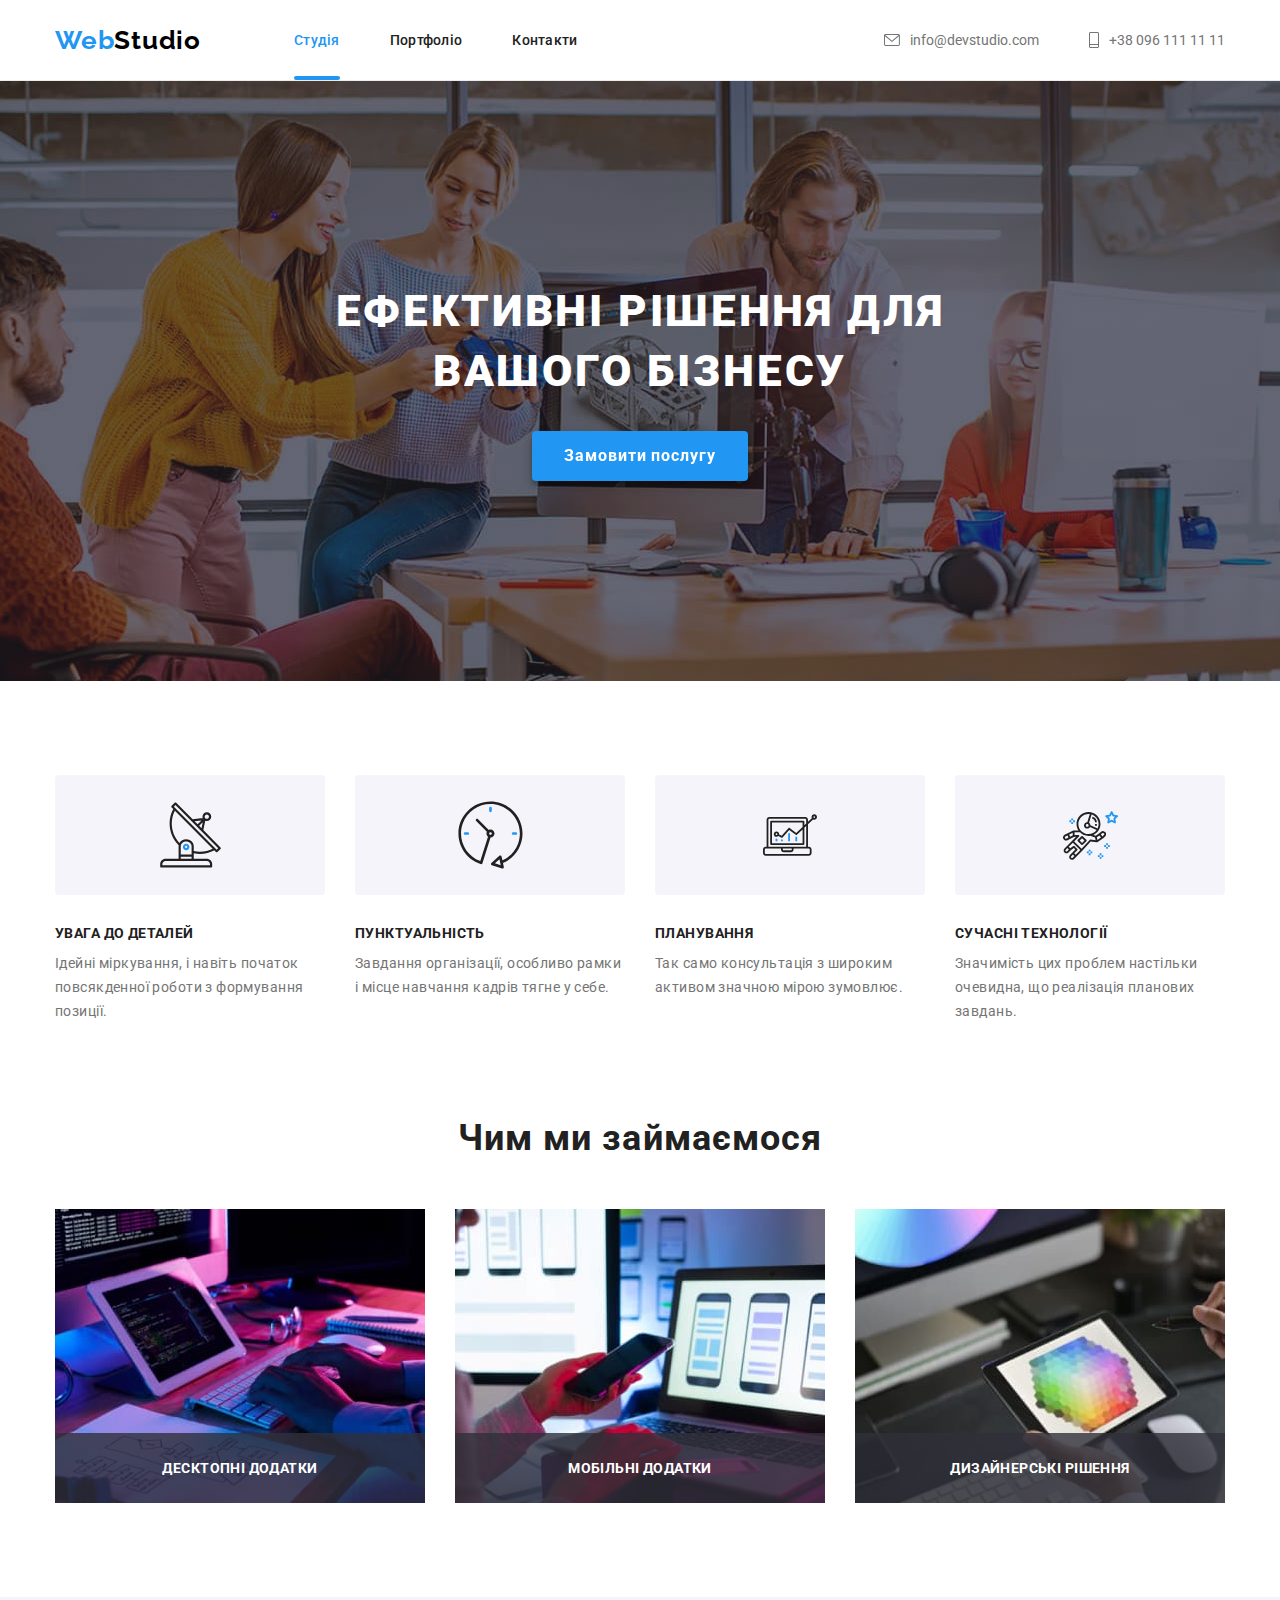
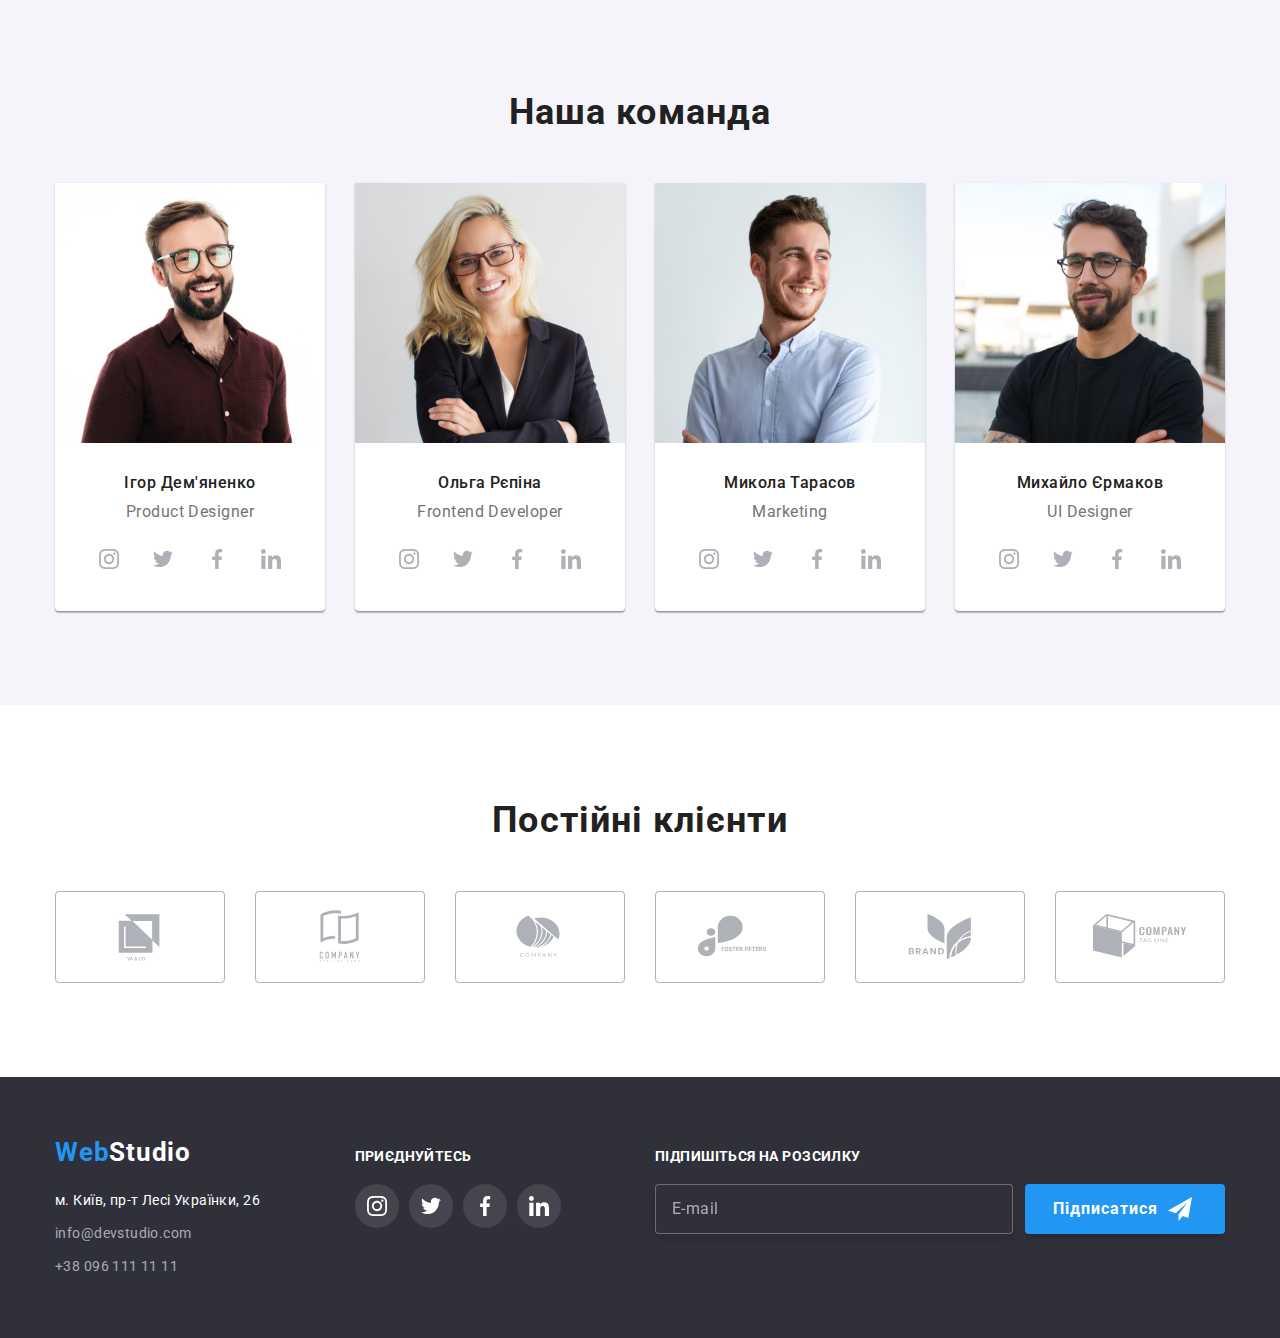
<file: index.html>
<!DOCTYPE html>
<html lang="uk">
<head>
    <meta charset="UTF-8">
    <meta http-equiv="X-UA-Compatible" content="IE=edge">
    <meta name="viewport" content="width=device-width, initial-scale=1.0">
    <title>Document</title>
    <!--Fonts-->
    <link rel="preconnect" href="https://fonts.googleapis.com">
    <link rel="preconnect" href="https://fonts.gstatic.com" crossorigin>
    <link href="https://fonts.googleapis.com/css2?family=Raleway:wght@700&family=Roboto:wght@400;500;700;900&display=swap" rel="stylesheet">
    <link rel="stylesheet" href="https://cdnjs.cloudflare.com/ajax/libs/modern-normalize/1.0.0/modern-normalize.min.css" />
    <!--Styles.css-->
    <link rel="stylesheet" href="./css/main.min.css">
    
</head>
<body class="page">
    <header class="header">
        <div class="container header__container">
            <nav class="nav">
                <a class="logo" href="./index.html">
                    Web<span class="logo__studio">Studio</span>
                </a>
            
                <ul class="list nav__list">
                    <li class="nav__item"><a class="link current nav__link" href="./index.html">Студія</a></li>
                    <li class="nav__item"><a class="link nav__link" href="./portfolio.html">Портфоліо</a></li>
                    <li class="nav__item"><a class="link nav__link" href="">Контакти</a></li>
                </ul>
            </nav>
            <div class="header__group">
                <ul class="header__list">
                    <li class="header__item"><a class="header__mail link" href="mailto:info@devstudio.com">
                        <svg class="header__icon" width="16" height="12">
                            <use href="./images/icons.svg#mail"></use>
                        </svg>
                        info@devstudio.com</a>
                    </li>
                    <li class="header__item">
                        <a class="header__tel link" href="tel:+380961111111">
                            <svg class="header__icon" width="10" height="16">
                                <use href="./images/icons.svg#tel"></use>
                            </svg>
                            +38 096 111 11 11</a>
                    </li>
                </ul>
            </div>
        </div>
    </header>

    <main class="main">
        <section class="hero section">
            <div class="container">
                <h1 class="hero__title">Ефективні рішення для вашого бізнесу</h1>
                <button data-modal-open class="btn hero__btn" type="button">Замовити послугу</button>
            </div>
        </section>
        <section class="features section">
                <div class="container">
                    <h2 class="visually-hidden">Особливості</h2>
                    <ul class="list features__list">
                        <li class="features__item">
                            <div class="features__block">
                                <svg class="features__icon" width="65" height="70">
                                    <use href="./images/icons.svg#antenna"></use>
                                </svg>
                            </div>
                            <h3 class="features__title">УВАГА ДО ДЕТАЛЕЙ</h3>
                            <p class="features__text">Ідейні міркування, і навіть початок повсякденної роботи з формування позиції.</p>
                        </li>
                        <li class="features__item">
                            <div class="features__block">
                                <svg class="features__icon" width="67" height="70">
                                    <use href="./images/icons.svg#clock"></use>
                                </svg>
                            </div>
                            <h3 class="features__title">ПУНКТУАЛЬНІСТЬ</h3>
                            <p class="features__text">Завдання організації, особливо рамки і місце навчання кадрів тягне у себе.</p>
                        </li>
                        <li class="features__item">
                            <div class="features__block">
                                <svg class="features__icon" width="70" height="54">
                                    <use href="./images/icons.svg#diagram"></use>
                                </svg>
                            </div>
                            <h3 class="features__title">ПЛАНУВАННЯ</h3>
                            <p class="features__text">Так само консультація з широким активом значною мірою зумовлює.</p>
                        </li>
                        <li class="features__item">
                            <div class="features__block">
                                <svg class="features__icon" width="55" height="61">
                                    <use href="./images/icons.svg#astronaut"></use>
                                </svg>
                            </div>
                            <h3 class="features__title">СУЧАСНІ ТЕХНОЛОГІЇ</h3>
                            <p class="features__text">Значимість цих проблем настільки очевидна, що реалізація планових завдань.</p>
                        </li>
                    </ul>
                </div>
        </section>

        <section class="work-process section" style="padding-top: 0px;">
                <div class="container">
                    <h2 class="work-process__title">
                        Чим ми займаємося
                    </h2>
                    <ul class="list work-process__list">
                        <li class="work-process__thumb">
                            <img src="./images/studio/img-1.jpg" alt="programer working his desk office" class="img" width="370" height="294">
                            <h3 class="work-process__name">Десктопні додатки</h3>
                        </li>
            
                        <li class="work-process__thumb">
                            <img src="./images/studio/img-2.jpg"
                            alt="designers are developing application smartphones team creators is working interface mobile phones" class="img"
                            width="370" height="294">
                            <h3 class="work-process__name">Мобільні додатки</h3>
                        </li>
            
                        <li class="work-process__thumb">
                            <img src="./images/studio/img-3.jpg" alt="creative artist web design with working colour selection graphic tablet"
                            class="img" width="370" height="294">
                            <h3 class="work-process__name">Дизайнерські рішення</h3>
                        </li>
                    </ul>
                </div>
        </section>

        <section class="team section">
            <div class="container">
                <h2 class="team__title">
                    Наша команда
                </h2>
                <ul class="list team__list">
                    <li class="team__item">
                        <img src="./images/studio/img-4.jpg" alt="Product Designer" class="team__img" width="270" height="260">
                        <h3 class="team__list-title">Ігор Дем'яненко</h3>
                        <p class="team__text">Product Designer</p>
                        <ul class="team__social-list">
                            <li class="team__social-item"><a href="" class="team__link link" aria-label="Instagram">
                                <svg class="team__icon" width="20" height="20">
                                    <use href="./images/icons.svg#instagram"></use>
                                </svg>
                            </a></li>
                            <li class="team__social-item"><a href="" class="team__link link" aria-label="Twitter">
                                <svg class="team__icon" width="20" height="20">
                                    <use href="./images/icons.svg#twitter"></use>
                                </svg>
                            </a></li>
                            <li class="team__social-item"><a href="" class="team__link link" aria-label="Facebook">
                                <svg class="team__icon" width="20" height="20">
                                    <use href="./images/icons.svg#facebook"></use>
                                </svg>
                            </a></li>
                            <li class="team__social-item"><a href="" class="team__link link" aria-label="Linkedin">
                                <svg class="team__icon" width="20" height="20">
                                    <use href="./images/icons.svg#linkedin"></use>
                                </svg>
                            </a></li>
                        </ul>
                    </li>
                    <li class="team__item">
                        <img src="./images/studio/img-5.jpg" alt="Frontend Developer" class="team__img" width="270" height="260">
                        <h3 class="team__list-title">Ольга Рєпіна</h3>
                        <p class="team__text">Frontend Developer</p>
                        <ul class="team__social-list">
                            <li class="team__social-item"><a href="" class="team__link link" aria-label="Instagram">
                                    <svg class="team__icon" width="20" height="20">
                                        <use href="./images/icons.svg#instagram"></use>
                                    </svg>
                                </a></li>
                            <li class="team__social-item"><a href="" class="team__link link" aria-label="Twitter">
                                    <svg class="team__icon" width="20" height="20">
                                        <use href="./images/icons.svg#twitter"></use>
                                    </svg>
                                </a></li>
                            <li class="team__social-item"><a href="" class="team__link link" aria-label="Facebook">
                                    <svg class="team__icon" width="20" height="20">
                                        <use href="./images/icons.svg#facebook"></use>
                                    </svg>
                                </a></li>
                            <li class="team__social-item"><a href="" class="team__link link" aria-label="Linkedin">
                                    <svg class="team__icon" width="20" height="20">
                                        <use href="./images/icons.svg#linkedin"></use>
                                    </svg>
                                </a></li>
                        </ul>
                    </li>
                    <li class="team__item">
                        <img src="./images/studio/img-6.jpg" alt="Marketing" class="team__img" width="270" height="260">
                        <h3 class="team__list-title">Микола Тарасов</h3>
                        <p class="team__text">Marketing</p>
                        <ul class="team__social-list">
                            <li class="team__social-item"><a href="" class="team__link link" aria-label="Instagram">
                                    <svg class="team__icon" width="20" height="20">
                                        <use href="./images/icons.svg#instagram"></use>
                                    </svg>
                                </a></li>
                            <li class="team__social-item"><a href="" class="team__link link" aria-label="Twitter">
                                    <svg class="team__icon" width="20" height="20">
                                        <use href="./images/icons.svg#twitter"></use>
                                    </svg>
                                </a></li>
                            <li class="team__social-item"><a href="" class="team__link link" aria-label="Facebook">
                                    <svg class="team__icon" width="20" height="20">
                                        <use href="./images/icons.svg#facebook"></use>
                                    </svg>
                                </a></li>
                            <li class="team__social-item"><a href="" class="team__link link" aria-label="Linkedin">
                                    <svg class="team__icon" width="20" height="20">
                                        <use href="./images/icons.svg#linkedin"></use>
                                    </svg>
                                </a></li>
                        </ul>
                    </li>
                    <li class="team__item">
                        <img src="./images/studio/img-7.jpg" alt="UI Designer" class="team__img" width="270" height="260">
                        <h3 class="team__list-title">Михайло Єрмаков</h3>
                        <p class="team__text">UI Designer</p>
                        <ul class="team__social-list">
                            <li class="team__social-item"><a href="" class="team__link link" aria-label="Instagram">
                                    <svg class="team__icon" width="20" height="20">
                                        <use href="./images/icons.svg#instagram"></use>
                                    </svg>
                                </a></li>
                            <li class="team__social-item"><a href="" class="team__link link" aria-label="Twitter">
                                    <svg class="team__icon" width="20" height="20">
                                        <use href="./images/icons.svg#twitter"></use>
                                    </svg>
                                </a></li>
                            <li class="team__social-item"><a href="" class="team__link link" aria-label="Facebook">
                                    <svg class="team__icon" width="20" height="20">
                                        <use href="./images/icons.svg#facebook"></use>
                                    </svg>
                                </a></li>
                            <li class="team__social-item"><a href="" class="team__link link" aria-label="Linkedin">
                                    <svg class="team__icon" width="20" height="20">
                                        <use href="./images/icons.svg#linkedin"></use>
                                    </svg>
                                </a></li>
                        </ul>
                    </li>
                </ul>
            </div>
        </section>

        <section class="customers section">
            <div class="container">
                <h2 class="customers__title">Постійні клієнти</h2>
                <ul class="customers__list">
                    <li class="customers__item">
                        <a href="" class="customers__link">
                            <svg class="customers__icon" width="106" height="60">
                                <use href="./images/icons.svg#logo-1"></use>
                            </svg></a>
                    </li>
                    <li class="customers__item">
                        <a href="" class="customers__link">
                            <svg class="customers__icon" width="106" height="60">
                                <use href="./images/icons.svg#logo-2"></use>
                            </svg></a>
                    </li>
                    <li class="customers__item">
                        <a href="" class="customers__link">
                            <svg class="customers__icon" width="106" height="60">
                                <use href="./images/icons.svg#logo-3"></use>
                            </svg></a>
                    </li>
                    <li class="customers__item">
                        <a href="" class="customers__link">
                            <svg class="customers__icon" width="106" height="60">
                                <use href="./images/icons.svg#logo-4"></use>
                            </svg>
                        </a>
                    </li>
                    <li class="customers__item">
                        <a href="" class="customers__link">
                            <svg class="customers__icon" width="106" height="60">
                                <use href="./images/icons.svg#logo-5"></use>
                            </svg>
                        </a>
                    </li>
                    <li class="customers__item">
                        <a href="" class="customers__link">
                            <svg class="customers__icon" width="106" height="60">
                                <use href="./images/icons.svg#logo-6"></use>
                            </svg>
                        </a>
                    </li>
                </ul>
            </div>
        </section>
    </main>

    <footer class="footer">
        <div class="container footer__container">
            <div class="address">
                <a class="address__logo" href="./index.html">Web<span class="address__studio">Studio</span></a>
                <address class="address__contacts">
                    <ul class="address__list">
                        <li class="address__item"><a class="link" href="">м. Київ, пр-т Лесі Українки, 26</a></li>
                        <li class="address__item"><a class="link address__mail" href="mailto:info@devstudio.com">info@devstudio.com</a></li>
                        <li class="address__item"><a class="link address__tel" href="tel:+380961111111">+38 096 111 11 11</a></li>
                    </ul>
                </address>
            </div>
            <div class="join">
                <h3 class="join__name">приєднуйтесь</h3>
                <ul class="join__list">
                    <li class="join__item"><a href="" class="join__link link" aria-label="Instagram">
                            <svg class="join__icon" width="20" height="20">
                                <use href="./images/icons.svg#instagram"></use>
                            </svg>
                        </a></li>
                    <li class="join__item"><a href="" class="join__link link" aria-label="Twitter">
                            <svg class="join__icon" width="20" height="20">
                                <use href="./images/icons.svg#twitter"></use>
                            </svg>
                        </a></li>
                    <li class="join__item"><a href="" class="join__link link" aria-label="Facebook">
                            <svg class="join__icon" width="20" height="20">
                                <use href="./images/icons.svg#facebook"></use>
                            </svg>
                        </a></li>
                    <li class="join__item"><a href="" class="join__link link" aria-label="Linkedin">
                            <svg class="join__icon" width="20" height="20">
                                <use href="./images/icons.svg#linkedin"></use>
                            </svg>
                        </a></li>
                </ul>
            </div>
            <div class="telegram">
                <form class="telegram__register" name="registor-form" >
                    <label for="telegram-mail" class="telegram__mail">
                        <span class="telegram__name">
                            Підпишіться на розсилку
                        </span>
                        <input class="telegram__form" type="email" id="telegram-mail" name="telegram-male" placeholder="E-mail">
                    </label>
                    <button class="telegram__btn" type="submit">
                        Підписатися
                        <svg class="telegram__icon" width="24" height="24">
                            <use href="./images/icons.svg#telegram"></use>
                        </svg>
                    </button>
                </form>
            </div>
        </div>
    </footer>

    <!-- modal window -->
    <div class="backdrop is-hidden" data-modal>
        <div class="modal">
            <h2 class="modal__name">Залиште свої дані, ми вам передзвонимо</h2>
            <button data-modal-close class="modal__btn" type="button">
                <svg class="modal__btn-icon" width="11" height="11">
                    <use href="./images/icons.svg#close"></use>
                </svg>
            </button>
            <form class="register" name="register-form" autocomplete="on">
                <label class="register__form" for="user-name">
                    <span class="register__user">Ім'я</span>
                    <div class="register__input">
                        <input class="register__box" type="text" id="user-name" name="user-name" placeholder="">
                        <svg class="register__icon" width="12" height="12">
                            <use href="./images/icons.svg#user-name"></use>
                        </svg>
                    </div>
                </label>
                <label class="register__form" for="user-tel">
                    <span class="register__user">Телефон</span>
                    <div class="register__input">
                        <input class="register__box" type="text" id="user-tel" name="user-tel" placeholder="">
                        <svg class="register__icon" width="13" height="13">
                            <use href="./images/icons.svg#user-tel"></use>
                        </svg>
                    </div>
                </label>
                <label class="register__form" for="user-mail">
                    <span class="register__user">Пошта</span>
                    <div class="register__input">
                        <input class="register__box" type="email" id="user-mail" name="user-mail" placeholder="">
                        <svg class="register__icon" width="15" height="12">
                            <use href="./images/icons.svg#user-mail"></use>
                        </svg>
                    </div>
                </label>
                <label class="register__form form-com" for="commit">
                    <span class="register__user">Коментар</span>
                    <textarea class="register__commit" type="text" id="commit" name="commit" placeholder="Введіть текст"></textarea>
                </label>
                <label class="register__click">
                    <input class="register__checkbox" type="checkbox" name="agree" value="agree">
                    <svg class="register__checkbox-icon" width="16" height="15">
                        <use class="register__checkbox-use" href="./images/icons.svg#checkbox"></use>
                        <use class="register__check-use" href="./images/icons.svg#check"></use>
                    </svg>
                    Погоджуюся з розсилкою та приймаю <a class="register__checkbox-link" target="_blank" href="">Умови договору</a>
                </label>
                <button class="modal__submit-btn" type="submit">Відправити</button>
            </form>
        </div>
    </div>

    <script src="./js/modal.js"></script>
</body>
</html>
</file>
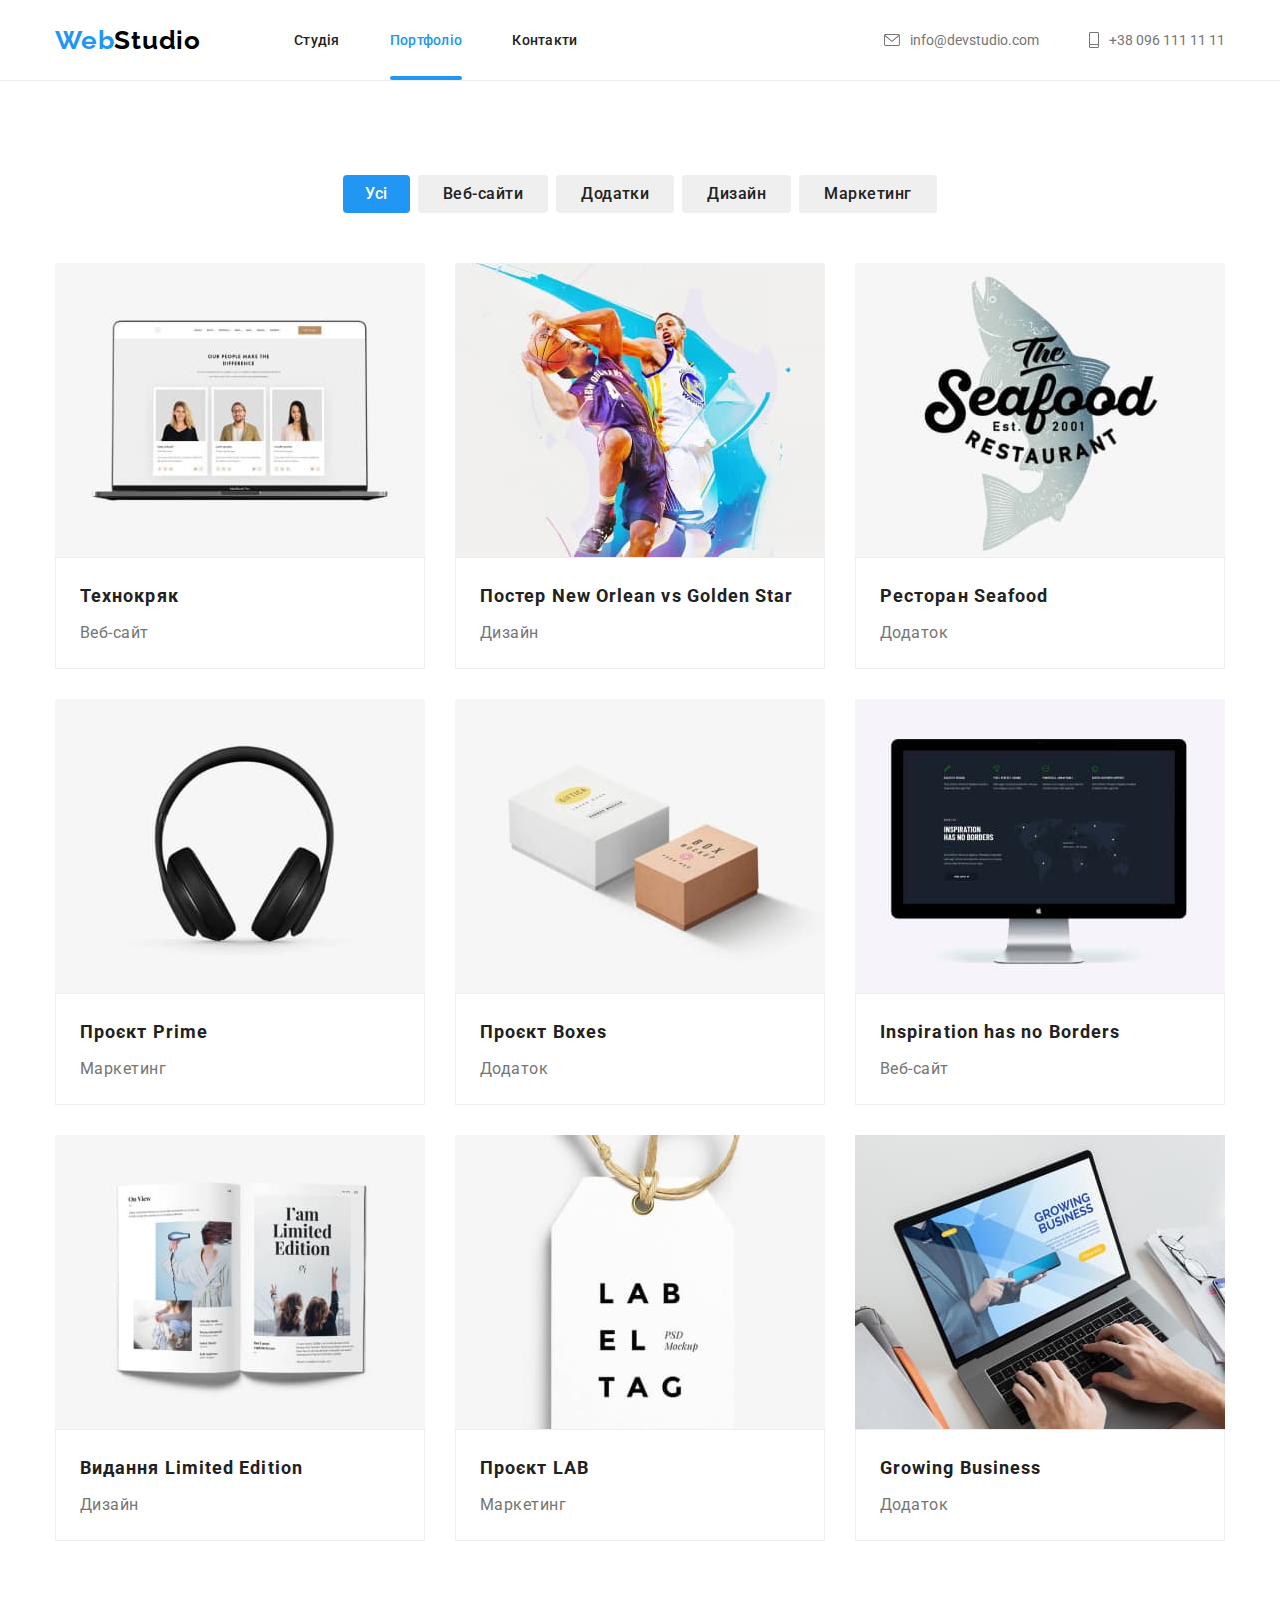
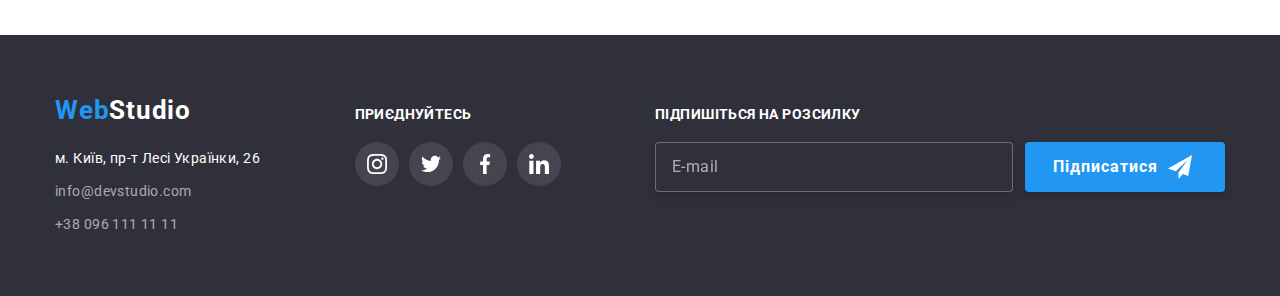
<file: portfolio.html>
<!DOCTYPE html>
<html lang="uk">

<head>
    <meta charset="UTF-8">
    <meta http-equiv="X-UA-Compatible" content="IE=edge">
    <meta name="viewport" content="width=device-width, initial-scale=1.0">
    <title>Document</title>
    <!--Fonts-->
    <link rel="preconnect" href="https://fonts.googleapis.com">
    <link rel="preconnect" href="https://fonts.gstatic.com" crossorigin>
    <link
        href="https://fonts.googleapis.com/css2?family=Raleway:wght@700&family=Roboto:wght@400;500;700;900&display=swap"
        rel="stylesheet">
        <link rel="stylesheet" href="https://cdnjs.cloudflare.com/ajax/libs/modern-normalize/1.0.0/modern-normalize.min.css" />
    <!--Styles.css-->
    <link rel="stylesheet" href="./css/main.min.css">
</head>

<body class="page">
    <header class="header">
        <div class="container header__container">
            <nav class="nav">
                <a class="logo" href="./index.html">
                    Web<span class="logo__studio">Studio</span>
                </a>
    
                <ul class="list nav__list">
                    <li class="nav__item"><a class="link nav__link" href="./index.html">Студія</a></li>
                    <li class="nav__item"><a class="link nav__link current" href="./portfolio.html">Портфоліо</a></li>
                    <li class="nav__item"><a class="link nav__link" href="">Контакти</a></li>
                </ul>
            </nav>
            <div class="header__group">
                <ul class="header__list">
                    <li class="header__item"><a class="header__mail link" href="mailto:info@devstudio.com">
                            <svg class="header__icon" width="16" height="12">
                                <use href="./images/icons.svg#mail"></use>
                            </svg>
                            info@devstudio.com</a>
                    </li>
                    <li class="header__item">
                        <a class="header__tel link" href="tel:+380961111111">
                            <svg class="header__icon" width="10" height="16">
                                <use href="./images/icons.svg#tel"></use>
                            </svg>
                            +38 096 111 11 11</a>
                    </li>
                </ul>
            </div>
        </div>
    </header>

    <main class="main-p">
        <section class="section">
            <div class="container">
                <h1 class="visually-hidden">Розділи</h1>
                <ul class="btn__list list">
                    <li class="btn__item"><button class="btn__list-portfolio btn__current" type="button">Усі</button></li>
                    <li class="btn__item"><button class="btn__list-portfolio" type="button">Веб-сайти</button></li>
                    <li class="btn__item"><button class="btn__list-portfolio" type="button">Додатки</button></li>
                    <li class="btn__item"><button class="btn__list-portfolio" type="button">Дизайн</button></li>
                    <li class="btn__item"><button class="btn__list-portfolio" type="button">Маркетинг</button></li>
                </ul>
            
                <ul class="variation__list list">
                    <li class="variation__item">
                        <a href="" class="variation__link link">
                            <div class="variation__thumb">
                                <img src="./images/portfolio/img-8.jpg" alt="Технокряк" class="img" width="370" height="294">
                                <p class="variation__text-thumb">Ресурс пропонує комплексні пропозиції з різним рівнем функціоналу та сервісів. Все це дозволить відвідувачу отримати вичерпні відомості про компанію чи приватну особу.</p>
                            </div>
                            <div class="variation__border">
                                <h3 class="variation__title">Технокряк</h3>
                                <p class="variation__text">Веб-сайт</p>
                            </div>
                        </a>
                    </li>
                    <li class="variation__item">
                        <a href="" class="variation__link link">
                            <div class="variation__thumb">
                                <img src="./images/portfolio/img-9.jpg" alt="Постер New Orlean vs Golden Star" class="img" width="370" height="294">
                                <p class="variation__text-thumb">Ресурс пропонує комплексні пропозиції з різним рівнем функціоналу та сервісів. Все це дозволить відвідувачу отримати вичерпні відомості про компанію чи приватну особу.</p>
                            </div>
                            <div class="variation__border">
                                <h3 class="variation__title">Постер New Orlean vs Golden Star</h3>
                                <p class="variation__text">Дизайн</p>
                            </div>
                        </a>
                    </li>
                    <li class="variation__item">
                        <a href="" class="variation__link link">
                            <div class="variation__thumb">
                                <img src="./images/portfolio/img-10.jpg" alt="Ресторан Seafood" class="img" width="370" height="294">
                                <p class="variation__text-thumb">Ресурс пропонує комплексні пропозиції з різним рівнем функціоналу та сервісів. Все це дозволить відвідувачу отримати вичерпні відомості про компанію чи приватну особу.</p>
                            </div>
                            <div class="variation__border">
                                <h3 class="variation__title">Ресторан Seafood</h3>
                                <p class="variation__text">Додаток</p>
                            </div>
                        </a>
                    </li>
                    <li class="variation__item">
                        <a href="" class="variation__link link">
                            <div class="variation__thumb">
                                <img src="./images/portfolio/img-11.jpg" alt="Проєкт Prime" class="img" width="370" height="294">
                                <p class="variation__text-thumb">Ресурс пропонує комплексні пропозиції з різним рівнем функціоналу та сервісів. Все це дозволить відвідувачу отримати вичерпні відомості про компанію чи приватну особу.</p>
                            </div>
                            <div class="variation__border">
                                <h3 class="variation__title">Проєкт Prime</h3>
                                <p class="variation__text">Маркетинг</p>
                            </div>
                        </a>
                    </li>
                    <li class="variation__item">
                        <a href="" class="variation__link link">
                            <div class="variation__thumb">
                                <img src="./images/portfolio/img-12.jpg" alt="Проєкт Boxes" class="img" width="370" height="294">
                                <p class="variation__text-thumb">Ресурс пропонує комплексні пропозиції з різним рівнем функціоналу та сервісів. Все це дозволить відвідувачу отримати вичерпні відомості про компанію чи приватну особу.</p>
                            </div>
                            <div class="variation__border">
                                <h3 class="variation__title">Проєкт Boxes</h3>
                                <p class="variation__text">Додаток</p>
                            </div>
                        </a>
                    </li>
                    <li class="variation__item">
                        <a href="" class="variation__link link">
                            <div class="variation__thumb">
                                <img src="./images/portfolio/img-13.jpg" alt="UI Designer" class="img" width="370" height="294">
                                <p class="variation__text-thumb">Ресурс пропонує комплексні пропозиції з різним рівнем функціоналу та сервісів. Все це дозволить відвідувачу отримати вичерпні відомості про компанію чи приватну особу.</p>
                            </div>
                            <div class="variation__border">
                                <h3 class="variation__title">Inspiration has no Borders</h3>
                                <p class="variation__text">Веб-сайт</p>
                            </div>
                        </a>
                    </li>
                    <li class="variation__item">
                        <a href="" class="variation__link link">
                            <div class="variation__thumb">
                                <img src="./images/portfolio/img-14.jpg" alt="Видання Limited Edition" class="img" width="370" height="294">
                                <p class="variation__text-thumb">Ресурс пропонує комплексні пропозиції з різним рівнем функціоналу та сервісів. Все це дозволить відвідувачу отримати вичерпні відомості про компанію чи приватну особу.</p>
                            </div>
                            <div class="variation__border">
                                <h3 class="variation__title">Видання Limited Edition</h3>
                                <p class="variation__text">Дизайн</p>
                            </div>
                        </a>
                    </li>
                    <li class="variation__item">
                        <a href="" class="variation__link link">
                            <div class="variation__thumb">
                                <img src="./images/portfolio/img-15.jpg" alt="Проєкт LAB" class="img" width="370" height="294">
                                <p class="variation__text-thumb">Ресурс пропонує комплексні пропозиції з різним рівнем функціоналу та сервісів. Все це дозволить відвідувачу отримати вичерпні відомості про компанію чи приватну особу.</p>
                            </div>
                            <div class="variation__border">
                                <h3 class="variation__title">Проєкт LAB</h3>
                                <p class="variation__text">Маркетинг</p>
                            </div>
                        </a>
                    </li>
                    <li class="variation__item">
                        <a href="" class="variation__link link">
                            <div class="variation__thumb">
                                <img src="./images/portfolio/img-16.jpg" alt="UI Designer" class="img" width="370" height="294">
                                <p class="variation__text-thumb">Ресурс пропонує комплексні пропозиції з різним рівнем функціоналу та сервісів. Все це дозволить відвідувачу отримати вичерпні відомості про компанію чи приватну особу.</p>
                            </div>
                            <div class="variation__border">
                                <h3 class="variation__title">Growing Business</h3>
                                <p class="variation__text">Додаток</p>
                            </div>
                        </a>
                    </li>
                </ul>
            </div>
        </section>
    </main>

    <footer class="footer">
        <div class="container footer__container">
            <div class="address">
                <a class="address__logo" href="./index.html">Web<span class="address__studio">Studio</span></a>
                <address class="address__contacts">
                    <ul class="address__list">
                        <li class="address__item"><a class="link" href="">м. Київ, пр-т Лесі Українки, 26</a></li>
                        <li class="address__item"><a class="link address__mail"
                                href="mailto:info@devstudio.com">info@devstudio.com</a></li>
                        <li class="address__item"><a class="link address__tel" href="tel:+380961111111">+38 096 111 11
                                11</a></li>
                    </ul>
                </address>
            </div>
            <div class="join">
                <h3 class="join__name">приєднуйтесь</h3>
                <ul class="join__list">
                    <li class="join__item"><a href="" class="join__link link" aria-label="Instagram">
                            <svg class="join__icon" width="20" height="20">
                                <use href="./images/icons.svg#instagram"></use>
                            </svg>
                        </a></li>
                    <li class="join__item"><a href="" class="join__link link" aria-label="Twitter">
                            <svg class="join__icon" width="20" height="20">
                                <use href="./images/icons.svg#twitter"></use>
                            </svg>
                        </a></li>
                    <li class="join__item"><a href="" class="join__link link" aria-label="Facebook">
                            <svg class="join__icon" width="20" height="20">
                                <use href="./images/icons.svg#facebook"></use>
                            </svg>
                        </a></li>
                    <li class="join__item"><a href="" class="join__link link" aria-label="Linkedin">
                            <svg class="join__icon" width="20" height="20">
                                <use href="./images/icons.svg#linkedin"></use>
                            </svg>
                        </a></li>
                </ul>
            </div>
            <div class="telegram">
                <form class="telegram__register" name="registor-form">
                    <label for="telegram-mail" class="telegram__mail">
                        <span class="telegram__name">
                            Підпишіться на розсилку
                        </span>
                        <input class="telegram__form" type="email" id="telegram-mail" name="telegram-male"
                            placeholder="E-mail">
                    </label>
                    <button class="telegram__btn" type="submit">
                        Підписатися
                        <svg class="telegram__icon" width="24" height="24">
                            <use href="./images/icons.svg#telegram"></use>
                        </svg>
                    </button>
                </form>
            </div>
        </div>
    </footer>
</body>

</html>
</file>
<file: css/main.min.css>
:root {
    --main-font: Roboto, sans-serif;
    --secondary-font: Raleway, sans-serif;
    --main-txt-cl: #212121;
    --light-txt-cl: #ffffff;
    --txt-cl: #757575;
    --logo-cl: #2196F3;
    --accent-txt-cl: #2196F3;
    --main-bg-cl: #f5f5f5;
    --second-bg-cl: #2F303A;
    --btn-bg-cl: #188ce8;
    --main-icon-cl: #AFB1B8;
    --bgcl-icon-cl: #F5F4FA;
    --brd-cl: #ECECEC
}

html {
    -webkit-box-sizing: border-box;
    box-sizing: border-box
}

.page {
    color: var(--main-txt-cl);
    font-family: var(--main-font);
    font-size: 14px
}

h1,
h2,
h3,
h4,
h5,
h6,
p {
    margin: 0
}

img {
    display: block;
    max-width: 100%;
    height: auto
}

.link {
    text-decoration: none;
    color: currentColor;
    display: -webkit-box;
    display: -ms-flexbox;
    display: flex;
    -webkit-box-align: center;
    -ms-flex-align: center;
    align-items: center
}

.link:hover,
.link:focus {
    color: var(--accent-txt-cl)
}

.list {
    list-style: none
}

.container {
    width: 1200px;
    padding-left: 15px;
    padding-right: 15px;
    margin-left: auto;
    margin-right: auto
}

.section {
    padding-top: 94px;
    padding-bottom: 94px
}

ul {
    list-style: none;
    margin: 0;
    padding: 0
}

.logo {
    font-family: var(--secondary-font);
    font-weight: 700;
    font-size: 26px;
    line-height: 1.1923076923;
    letter-spacing: .03em;
    text-decoration: none;
    color: var(--logo-cl);
    margin-right: 93px
}

.logo__studio {
    color: #000
}

.address__logo {
    text-decoration: none;
    font-weight: 700;
    font-size: 26px;
    line-height: 1.1923076923;
    letter-spacing: .03em;
    color: var(--logo-cl);
    margin-bottom: 20px;
    display: block
}

.header {
    background-color: var(--light-txt-cl);
    border-bottom: 1px solid var(--brd-cl)
}

.header__container {
    display: -webkit-box;
    display: -ms-flexbox;
    display: flex;
    -webkit-box-align: center;
    -ms-flex-align: center;
    align-items: center
}

.header__list {
    list-style: none;
    display: -webkit-box;
    display: -ms-flexbox;
    display: flex
}

.header__mail {
    margin-right: 50px;
    color: var(--txt-cl)
}

.header__tel {
    color: var(--txt-cl)
}

.current {
    color: var(--accent-txt-cl)
}

.current::after {
    position: absolute;
    content: "";
    width: 100%;
    height: 4px;
    background-color: var(--accent-txt-cl);
    border-radius: 2px;
    display: block;
    bottom: 0
}

.link:hover .header__icon,
.link:focus .header__icon {
    fill: var(--accent-txt-cl)
}

.header__icon {
    fill: var(--txt-cl);
    margin-right: 10px;
    -webkit-transition-property: fill;
    transition-property: fill;
    -webkit-transition-duration: 250ms;
    transition-duration: 250ms;
    -webkit-transition-timing-function: cubic-bezier(0.4, 0, 0.2, 1);
    transition-timing-function: cubic-bezier(0.4, 0, 0.2, 1)
}

.nav {
    display: -webkit-box;
    display: -ms-flexbox;
    display: flex;
    -webkit-box-align: center;
    -ms-flex-align: center;
    align-items: center;
    margin-right: auto
}

.nav__list {
    gap: 50px;
    display: -webkit-box;
    display: -ms-flexbox;
    display: flex;
    -webkit-box-align: center;
    -ms-flex-align: center;
    align-items: center
}

.nav__link {
    position: relative;
    display: block;
    padding-top: 32px;
    padding-bottom: 32px;
    font-weight: 500;
    font-size: 14px;
    line-height: 1.1428571429;
    letter-spacing: .02em;
    -webkit-transition-property: color;
    transition-property: color;
    -webkit-transition-duration: 250ms;
    transition-duration: 250ms;
    -webkit-transition-timing-function: cubic-bezier(0.4, 0, 0.2, 1);
    transition-timing-function: cubic-bezier(0.4, 0, 0.2, 1)
}

.hero__btn {
    margin-right: auto;
    margin-left: auto;
    padding: 10px 32px;
    border: 0px;
    -webkit-filter: drop-shadow(0px 4px 4px rgba(0, 0, 0, 0.25));
    filter: drop-shadow(0px 4px 4px rgba(0, 0, 0, 0.25));
    font-family: inherit;
    font-weight: 700;
    font-size: 16px;
    line-height: 1.875;
    display: -webkit-box;
    display: -ms-flexbox;
    display: flex;
    -webkit-box-align: center;
    -ms-flex-align: center;
    align-items: center;
    text-align: center;
    letter-spacing: .06em;
    color: var(--light-txt-cl);
    background-color: #2196f3;
    cursor: pointer;
    -webkit-box-shadow: 0px 4px 4px rgba(0, 0, 0, .15);
    box-shadow: 0px 4px 4px rgba(0, 0, 0, .15);
    border-radius: 4px
}

.btn__list {
    gap: 8px;
    display: -webkit-box;
    display: -ms-flexbox;
    display: flex;
    -webkit-box-pack: center;
    -ms-flex-pack: center;
    justify-content: center;
    margin-bottom: 50px
}

.btn__list-portfolio {
    gap: 8px;
    border: 0;
    font-family: inherit;
    font-weight: 500;
    font-size: 16px;
    line-height: 1.625;
    text-align: center;
    letter-spacing: .03em;
    color: var(--main-txt-cl);
    cursor: pointer;
    list-style: none;
    -webkit-box-align: center;
    -ms-flex-align: center;
    align-items: center;
    -webkit-box-pack: center;
    -ms-flex-pack: center;
    justify-content: center;
    padding: 6px 25px;
    border-radius: 4px;
    -webkit-transition-property: color, background-color, -webkit-box-shadow;
    transition-property: color, background-color, -webkit-box-shadow;
    transition-property: color, background-color, box-shadow;
    transition-property: color, background-color, box-shadow, -webkit-box-shadow;
    -webkit-transition-duration: 250ms;
    transition-duration: 250ms;
    -webkit-transition-timing-function: cubic-bezier(0.4, 0, 0.2, 1);
    transition-timing-function: cubic-bezier(0.4, 0, 0.2, 1)
}

.btn__list-portfolio:hover,
.btn__list-portfolio:focus {
    color: var(--light-txt-cl);
    background-color: var(--accent-txt-cl);
    -webkit-box-shadow: 0px 3px 1px rgba(0, 0, 0, .1), 0px 1px 2px rgba(0, 0, 0, .08), 0px 2px 2px rgba(0, 0, 0, .12);
    box-shadow: 0px 3px 1px rgba(0, 0, 0, .1), 0px 1px 2px rgba(0, 0, 0, .08), 0px 2px 2px rgba(0, 0, 0, .12)
}

.btn__current {
    color: var(--light-txt-cl);
    background-color: var(--accent-txt-cl);
    padding: 6px 22px
}

.modal__btn {
    width: 30px;
    height: 30px;
    position: absolute;
    top: 8px;
    right: 8px;
    padding: 0;
    display: -webkit-box;
    display: -ms-flexbox;
    display: flex;
    -webkit-box-align: center;
    -ms-flex-align: center;
    align-items: center;
    -webkit-box-pack: center;
    -ms-flex-pack: center;
    justify-content: center;
    border-radius: 50%;
    background: var(--light-txt-cl);
    border: 1px solid rgba(0, 0, 0, .1);
    cursor: pointer;
    -webkit-transition-property: fill;
    transition-property: fill;
    -webkit-transition-duration: 250ms;
    transition-duration: 250ms;
    -webkit-transition-timing-function: cubic-bezier(0.4, 0, 0.2, 1);
    transition-timing-function: cubic-bezier(0.4, 0, 0.2, 1)
}

.modal__btn:hover .modal__btn-icon,
.modal__btn:focus .modal__btn-icon {
    fill: var(--accent-txt-cl)
}

.telegram__btn {
    width: 200px;
    height: 50px;
    font-style: normal;
    font-weight: 700;
    font-size: 16px;
    line-height: 1.875;
    display: -webkit-box;
    display: -ms-flexbox;
    display: flex;
    -webkit-box-align: center;
    -ms-flex-align: center;
    align-items: center;
    text-align: center;
    letter-spacing: .06em;
    color: var(--light-txt-cl);
    cursor: pointer;
    background: #2196f3;
    -webkit-box-shadow: 0px 4px 4px rgba(0, 0, 0, .15);
    box-shadow: 0px 4px 4px rgba(0, 0, 0, .15);
    border-radius: 4px;
    padding: 10px 28px;
    border: 0px;
    -webkit-transition-property: background-color;
    transition-property: background-color;
    -webkit-transition-duration: 250ms;
    transition-duration: 250ms;
    -webkit-transition-timing-function: cubic-bezier(0.4, 0, 0.2, 1);
    transition-timing-function: cubic-bezier(0.4, 0, 0.2, 1)
}

.telegram__btn:hover,
.telegram__btn:focus {
    background-color: var(--btn-bg-cl)
}

.telegram__icon {
    margin-left: 10px
}

.modal__submit-btn {
    font-style: normal;
    font-weight: 700;
    font-size: 16px;
    line-height: 30px;
    display: -webkit-box;
    display: -ms-flexbox;
    display: flex;
    -webkit-box-align: center;
    -ms-flex-align: center;
    align-items: center;
    text-align: center;
    letter-spacing: .06em;
    color: var(--light-txt-cl);
    background: #2196f3;
    -webkit-box-shadow: 0px 4px 4px rgba(0, 0, 0, .15);
    box-shadow: 0px 4px 4px rgba(0, 0, 0, .15);
    border-radius: 4px;
    cursor: pointer;
    border: 0px;
    -webkit-transition-property: background-color;
    transition-property: background-color;
    -webkit-transition-duration: 250ms;
    transition-duration: 250ms;
    -webkit-transition-timing-function: cubic-bezier(0.4, 0, 0.2, 1);
    transition-timing-function: cubic-bezier(0.4, 0, 0.2, 1);
    padding: 10px 52px;
    margin-right: auto;
    margin-left: auto
}

.modal__submit-btn:hover,
.modal__submit-btn:focus {
    background-color: var(--btn-bg-cl)
}

.hero {
    margin-left: auto;
    margin-right: auto;
    max-width: 1600px;
    padding: 200px 0px;
    background-image: -webkit-gradient(linear, left top, left bottom, from(rgba(47, 48, 58, 0.4)), to(rgba(47, 48, 58, 0.4))), url(../images/portfolio/img-f.jpg);
    background-image: linear-gradient(rgba(47, 48, 58, 0.4), rgba(47, 48, 58, 0.4)), url(../images/portfolio/img-f.jpg);
    background-repeat: no-repeat;
    background-position: 50% 50%
}

.hero__title {
    font-weight: 900;
    font-size: 44px;
    line-height: 1.3636363636;
    text-align: center;
    letter-spacing: .06em;
    text-transform: uppercase;
    color: var(--light-txt-cl);
    width: 696px;
    height: 120px;
    margin-right: auto;
    margin-left: auto;
    margin-bottom: 30px
}

.visually-hidden {
    position: absolute;
    width: 1px;
    height: 1px;
    margin: -1px;
    border: 0;
    padding: 0;
    white-space: nowrap;
    -webkit-clip-path: inset(100%);
    clip-path: inset(100%);
    clip: rect(0 0 0 0);
    overflow: hidden
}

.features__list {
    gap: 30px;
    display: -webkit-box;
    display: -ms-flexbox;
    display: flex
}

.features__item {
    width: 270px
}

.features__block {
    display: -webkit-box;
    display: -ms-flexbox;
    display: flex;
    -webkit-box-align: center;
    -ms-flex-align: center;
    align-items: center;
    -webkit-box-pack: center;
    -ms-flex-pack: center;
    justify-content: center;
    width: 270px;
    height: 120px;
    background-color: var(--bgcl-icon-cl);
    border-radius: 4px;
    margin-bottom: 30px
}

.features__title {
    margin-bottom: 10px;
    font-weight: 700;
    font-size: 14px;
    line-height: 1.1428571429;
    letter-spacing: .03em;
    text-transform: uppercase;
    color: var(--main-txt-cl)
}

.features__text {
    font-size: 14px;
    line-height: 1.7142857143;
    letter-spacing: .03em;
    color: var(--txt-cl)
}

.work-process__title {
    margin-bottom: 50px;
    font-weight: 700;
    font-size: 36px;
    line-height: 1.1666666667;
    text-align: center;
    letter-spacing: .03em;
    color: var(--main-txt-cl)
}

.work-process__list {
    gap: 30px;
    margin-right: auto;
    margin-left: auto;
    display: -webkit-box;
    display: -ms-flexbox;
    display: flex
}

.work-process__thumb {
    position: relative
}

.work-process__name {
    font-style: normal;
    font-weight: 700;
    font-size: 14px;
    line-height: 1.1428571429;
    text-align: center;
    letter-spacing: .03em;
    text-transform: uppercase;
    color: var(--light-txt-cl);
    width: 370px;
    position: absolute;
    bottom: 0px;
    background: rgba(47, 48, 58, .8);
    padding-top: 27px;
    padding-bottom: 27px
}

.team {
    background-color: var(--bgcl-icon-cl)
}

.team__title {
    margin-bottom: 50px;
    font-weight: 700;
    font-size: 36px;
    line-height: 1.1666666667;
    text-align: center;
    letter-spacing: .03em;
    color: var(--main-txt-cl)
}

.team__list {
    gap: 30px;
    display: -webkit-box;
    display: -ms-flexbox;
    display: flex
}

.team__item {
    -webkit-box-shadow: 0px 1px 3px rgba(0, 0, 0, .12), 0px 1px 1px rgba(0, 0, 0, .14), 0px 2px 1px rgba(0, 0, 0, .2);
    box-shadow: 0px 1px 3px rgba(0, 0, 0, .12), 0px 1px 1px rgba(0, 0, 0, .14), 0px 2px 1px rgba(0, 0, 0, .2);
    border-radius: 0px 0px 4px 4px;
    background-color: var(--light-txt-cl)
}

.team__img {
    padding-bottom: 30px
}

.team__list-title {
    margin-bottom: 10px;
    font-weight: 500;
    font-size: 16px;
    line-height: 1.1875;
    text-align: center;
    letter-spacing: .03em;
    color: var(--main-txt-cl)
}

.team__text {
    font-size: 16px;
    line-height: 1.1875;
    text-align: center;
    letter-spacing: .03em;
    color: var(--txt-cl);
    margin-bottom: 16px
}

.team__social-list {
    display: -webkit-box;
    display: -ms-flexbox;
    display: flex;
    gap: 10px;
    -webkit-box-pack: center;
    -ms-flex-pack: center;
    justify-content: center;
    padding-bottom: 30px
}

.team__social-icon:hover .team__icon,
.team__social-icon:focus .team__icon {
    fill: var(--light-txt-cl)
}

.team__link {
    display: -webkit-box;
    display: -ms-flexbox;
    display: flex;
    -webkit-box-align: center;
    -ms-flex-align: center;
    align-items: center;
    -webkit-box-pack: center;
    -ms-flex-pack: center;
    justify-content: center;
    width: 44px;
    height: 44px;
    border-color: var(--light-txt-cl);
    border-radius: 50%;
    color: var(--main-icon-cl);
    -webkit-transition-property: color, background-color;
    transition-property: color, background-color;
    -webkit-transition-duration: 250ms;
    transition-duration: 250ms;
    -webkit-transition-timing-function: cubic-bezier(0.4, 0, 0.2, 1);
    transition-timing-function: cubic-bezier(0.4, 0, 0.2, 1)
}

.team__link:hover,
.team__link:focus {
    color: var(--light-txt-cl);
    background-color: var(--accent-txt-cl)
}

.team__icon {
    fill: currentColor
}

.customers__title {
    margin-bottom: 50px;
    font-weight: 700;
    font-size: 36px;
    line-height: 1.1666666667;
    text-align: center;
    letter-spacing: .03em;
    color: var(--main-txt-cl)
}

.customers__list {
    display: -webkit-box;
    display: -ms-flexbox;
    display: flex;
    gap: 30px;
    -webkit-box-pack: center;
    -ms-flex-pack: center;
    justify-content: center
}

.customers__link {
    display: -webkit-box;
    display: -ms-flexbox;
    display: flex;
    -webkit-box-align: center;
    -ms-flex-align: center;
    align-items: center;
    -webkit-box-pack: center;
    -ms-flex-pack: center;
    justify-content: center;
    width: 170px;
    height: 92px;
    border: 1px solid var(--main-icon-cl);
    border-radius: 4px;
    -webkit-transition-property: border-color;
    transition-property: border-color;
    -webkit-transition-duration: 250ms;
    transition-duration: 250ms;
    -webkit-transition-timing-function: cubic-bezier(0.4, 0, 0.2, 1);
    transition-timing-function: cubic-bezier(0.4, 0, 0.2, 1)
}

.customers__link:hover .customers__icon,
.customers__link:focus .customers__icon {
    fill: var(--accent-txt-cl)
}

.customers__link:hover,
.customers__link:focus {
    border-color: var(--accent-txt-cl)
}

.customers__icon {
    fill: var(--main-icon-cl);
    -webkit-transition-property: fill;
    transition-property: fill;
    -webkit-transition-duration: 250ms;
    transition-duration: 250ms;
    -webkit-transition-timing-function: cubic-bezier(0.4, 0, 0.2, 1);
    transition-timing-function: cubic-bezier(0.4, 0, 0.2, 1)
}

.variation__list {
    display: -webkit-box;
    display: -ms-flexbox;
    display: flex;
    -ms-flex-wrap: wrap;
    flex-wrap: wrap;
    gap: 30px;
    -webkit-padding-start: 0px;
    padding-inline-start: 0px
}

.variation__link {
    display: block;
    -webkit-transition-property: -webkit-box-shadow;
    transition-property: -webkit-box-shadow;
    transition-property: box-shadow;
    transition-property: box-shadow, -webkit-box-shadow;
    -webkit-transition-duration: 250ms;
    transition-duration: 250ms;
    -webkit-transition-timing-function: cubic-bezier(0.4, 0, 0.2, 1);
    transition-timing-function: cubic-bezier(0.4, 0, 0.2, 1)
}

.variation__link:hover,
.variation__link:focus {
    -webkit-box-shadow: 0px 1px 1px rgba(0, 0, 0, .12), 0px 4px 4px rgba(0, 0, 0, .06), 1px 4px 6px rgba(0, 0, 0, .16);
    box-shadow: 0px 1px 1px rgba(0, 0, 0, .12), 0px 4px 4px rgba(0, 0, 0, .06), 1px 4px 6px rgba(0, 0, 0, .16)
}

.variation__link:hover .variation__text-thumb,
.variation__link:focus .variation__text-thumb {
    -webkit-transform: translatex(0);
    transform: translatex(0)
}

.variation__thumb {
    position: relative;
    overflow: hidden
}

.variation__text-thumb {
    position: absolute;
    font-style: normal;
    font-weight: 400;
    font-size: 18px;
    line-height: 1.5555555556;
    letter-spacing: .03em;
    color: var(--light-txt-cl);
    background-color: rgba(33, 150, 243, .9);
    bottom: 0px;
    top: 0px;
    padding: 63px 24px;
    -webkit-transform: translateY(100%);
    transform: translateY(100%);
    -webkit-transition: -webkit-transform 250ms cubic-bezier(0.4, 0, 0.2, 1);
    transition: -webkit-transform 250ms cubic-bezier(0.4, 0, 0.2, 1);
    transition: transform 250ms cubic-bezier(0.4, 0, 0.2, 1);
    transition: transform 250ms cubic-bezier(0.4, 0, 0.2, 1), -webkit-transform 250ms cubic-bezier(0.4, 0, 0.2, 1)
}

.variation__border {
    border: 1px solid #eee;
    padding: 20px 24px
}

.variation__title {
    font-weight: 700;
    font-size: 18px;
    line-height: 2;
    letter-spacing: .06em;
    color: var(--main-txt-cl);
    margin-bottom: 4px
}

.variation__text {
    font-size: 16px;
    line-height: 1.875;
    letter-spacing: .03em;
    color: var(--txt-cl)
}

.footer {
    background-color: var(--second-bg-cl);
    padding-top: 60px;
    padding-bottom: 60px
}

.footer__container {
    display: -webkit-box;
    display: -ms-flexbox;
    display: flex;
    -webkit-box-align: baseline;
    -ms-flex-align: baseline;
    align-items: baseline;
    -webkit-box-pack: justify;
    -ms-flex-pack: justify;
    justify-content: space-between
}

.address {
    color: var(--light-txt-cl)
}

.address__studio {
    color: var(--light-txt-cl)
}

.address__list {
    list-style: none
}

.address__item {
    font-style: normal;
    font-size: 14px;
    line-height: 1.7142857143;
    letter-spacing: .03em
}

.address__item:not(:last-child) {
    margin-bottom: 9px
}

.address__mail {
    color: rgba(255, 255, 255, .6);
    -webkit-transition-property: color;
    transition-property: color;
    -webkit-transition-duration: 250ms;
    transition-duration: 250ms;
    -webkit-transition-timing-function: cubic-bezier(0.4, 0, 0.2, 1);
    transition-timing-function: cubic-bezier(0.4, 0, 0.2, 1)
}

.address__mail:hover,
.address__mail:focus {
    color: var(--accent-txt-cl)
}

.address__tel {
    color: rgba(255, 255, 255, .6);
    -webkit-transition-property: color;
    transition-property: color;
    -webkit-transition-duration: 250ms;
    transition-duration: 250ms;
    -webkit-transition-timing-function: cubic-bezier(0.4, 0, 0.2, 1);
    transition-timing-function: cubic-bezier(0.4, 0, 0.2, 1)
}

.address__tel:hover,
.address__tel:focus {
    color: var(--accent-txt-cl)
}

.join__name {
    width: 116px;
    height: 16px;
    left: 516px;
    top: 2748px;
    color: var(--light-txt-cl);
    font-style: normal;
    font-weight: 700;
    font-size: 14px;
    line-height: 16px;
    letter-spacing: .03em;
    text-transform: uppercase;
    margin-bottom: 20px
}

.join__list {
    display: -webkit-box;
    display: -ms-flexbox;
    display: flex;
    gap: 10px;
    border-color: rgba(255, 255, 255, .1);
    border-radius: 50%;
    fill: var(--light-txt-cl)
}

.join__link {
    display: -webkit-box;
    display: -ms-flexbox;
    display: flex;
    -webkit-box-align: center;
    -ms-flex-align: center;
    align-items: center;
    -webkit-box-pack: center;
    -ms-flex-pack: center;
    justify-content: center;
    width: 44px;
    height: 44px;
    background-color: rgba(255, 255, 255, .1);
    border-radius: 50%;
    fill: var(--light-txt-cl);
    -webkit-transition-property: background-color;
    transition-property: background-color;
    -webkit-transition-duration: 250ms;
    transition-duration: 250ms;
    -webkit-transition-timing-function: cubic-bezier(0.4, 0, 0.2, 1);
    transition-timing-function: cubic-bezier(0.4, 0, 0.2, 1)
}

.join__link:hover,
.join__link:focus {
    background-color: var(--logo-cl)
}

.telegram__register {
    display: -webkit-box;
    display: -ms-flexbox;
    display: flex;
    -webkit-box-align: end;
    -ms-flex-align: end;
    align-items: flex-end
}

.telegram__form {
    width: 358px;
    height: 50px;
    color: var(--light-txt-cl);
    border: 1px solid rgba(255, 255, 255, .3);
    -webkit-filter: drop-shadow(0px 4px 4px rgba(0, 0, 0, 0.15));
    filter: drop-shadow(0px 4px 4px rgba(0, 0, 0, 0.15));
    border-radius: 4px;
    background: var(--second-bg-cl);
    padding-left: 16px
}

.telegram__form::-webkit-input-placeholder {
    padding-top: 15px;
    font-style: normal;
    font-weight: 400;
    font-size: 16px;
    line-height: 1.25;
    display: -webkit-box;
    display: flex;
    -webkit-box-align: center;
    align-items: center;
    letter-spacing: .03em;
    color: rgba(255, 255, 255, .6)
}

.telegram__form::-moz-placeholder {
    padding-top: 15px;
    font-style: normal;
    font-weight: 400;
    font-size: 16px;
    line-height: 1.25;
    display: flex;
    align-items: center;
    letter-spacing: .03em;
    color: rgba(255, 255, 255, .6)
}

.telegram__form:-ms-input-placeholder {
    padding-top: 15px;
    font-style: normal;
    font-weight: 400;
    font-size: 16px;
    line-height: 1.25;
    display: -ms-flexbox;
    display: flex;
    -ms-flex-align: center;
    align-items: center;
    letter-spacing: .03em;
    color: rgba(255, 255, 255, .6)
}

.telegram__form::-ms-input-placeholder {
    padding-top: 15px;
    font-style: normal;
    font-weight: 400;
    font-size: 16px;
    line-height: 1.25;
    display: -ms-flexbox;
    display: flex;
    -ms-flex-align: center;
    align-items: center;
    letter-spacing: .03em;
    color: rgba(255, 255, 255, .6)
}

.telegram__form::placeholder {
    padding-top: 15px;
    font-style: normal;
    font-weight: 400;
    font-size: 16px;
    line-height: 1.25;
    display: -webkit-box;
    display: -ms-flexbox;
    display: flex;
    -webkit-box-align: center;
    -ms-flex-align: center;
    align-items: center;
    letter-spacing: .03em;
    color: rgba(255, 255, 255, .6)
}

.telegram__mail {
    display: block;
    margin-right: 12px
}

.telegram__name {
    display: block;
    margin-bottom: 20px;
    font-style: normal;
    font-weight: 700;
    font-size: 14px;
    line-height: 16px;
    letter-spacing: .03em;
    text-transform: uppercase;
    color: var(--light-txt-cl)
}

.backdrop {
    position: fixed;
    top: 0px;
    right: 0px;
    z-index: 1000;
    width: 100%;
    height: 100%;
    background-color: rgba(0, 0, 0, .2);
    -webkit-transition-property: visibility, opasity;
    transition-property: visibility, opasity;
    -webkit-transition-duration: 250ms;
    transition-duration: 250ms;
    -webkit-transition-timing-function: cubic-bezier(0.4, 0, 0.2, 1);
    transition-timing-function: cubic-bezier(0.4, 0, 0.2, 1)
}

.is-hidden {
    visibility: hidden;
    opacity: 0;
    pointer-events: none
}

.modal {
    position: absolute;
    top: 50%;
    left: 50%;
    -webkit-transform: translate(-50%, -50%);
    transform: translate(-50%, -50%);
    width: 528px;
    height: 581px;
    background: var(--light-txt-cl);
    -webkit-box-shadow: 0px 1px 3px rgba(0, 0, 0, .12), 0px 1px 1px rgba(0, 0, 0, .14), 0px 2px 1px rgba(0, 0, 0, .2);
    box-shadow: 0px 1px 3px rgba(0, 0, 0, .12), 0px 1px 1px rgba(0, 0, 0, .14), 0px 2px 1px rgba(0, 0, 0, .2);
    border-radius: 4px;
    padding: 40px
}

.modal__name {
    font-style: normal;
    font-weight: 700;
    font-size: 20px;
    line-height: 1.15;
    text-align: center;
    letter-spacing: .03em;
    color: var(--main-txt-cl);
    margin-bottom: 12px
}

.register__form {
    margin-bottom: 10px;
    display: block;
    -webkit-transition-property: border-color;
    transition-property: border-color;
    -webkit-transition-duration: 250ms;
    transition-duration: 250ms;
    -webkit-transition-timing-function: cubic-bezier(0.4, 0, 0.2, 1);
    transition-timing-function: cubic-bezier(0.4, 0, 0.2, 1)
}

.register__form:focus-within .user-icon {
    fill: var(--accent-txt-cl)
}

.register__user {
    font-weight: 400;
    font-size: 12px;
    line-height: 1.1666666667;
    letter-spacing: .01em;
    color: var(--txt-cl);
    display: block;
    margin-bottom: 4px
}

.register__input {
    width: 448px;
    height: 40px;
    position: relative
}

.register__box {
    width: 448px;
    height: 40px;
    border: 1px solid rgba(33, 33, 33, .2);
    border-radius: 4px;
    padding-left: 42px
}

.register__box:focus {
    border-color: var(--accent-txt-cl);
    outline: none
}

.register__icon {
    position: absolute;
    right: 420px;
    bottom: 14px
}

.register__form-com {
    margin-bottom: 20px
}

.register__commit {
    display: block;
    -webkit-box-sizing: border-box;
    box-sizing: border-box;
    width: 448px;
    height: 120px;
    border: 1px solid rgba(33, 33, 33, .2);
    border-radius: 4px;
    resize: none;
    padding: 12px 16px;
    -webkit-transition-property: border-color;
    transition-property: border-color;
    -webkit-transition-duration: 250ms;
    transition-duration: 250ms;
    -webkit-transition-timing-function: cubic-bezier(0.4, 0, 0.2, 1);
    transition-timing-function: cubic-bezier(0.4, 0, 0.2, 1)
}

.register__commit .register__commit:focus {
    border-color: var(--accent-txt-cl);
    outline: none
}

textarea::-webkit-input-placeholder {
    position: absolute
}

textarea::-moz-placeholder {
    position: absolute
}

textarea:-ms-input-placeholder {
    position: absolute
}

textarea::-ms-input-placeholder {
    position: absolute
}

textarea::placeholder {
    position: absolute
}

.register__click {
    display: -webkit-box;
    display: -ms-flexbox;
    display: flex;
    margin-bottom: 30px;
    -webkit-box-align: center;
    -ms-flex-align: center;
    align-items: center;
    -webkit-box-pack: center;
    -ms-flex-pack: center;
    justify-content: center;
    font-style: normal;
    font-weight: 400;
    font-size: 14px;
    line-height: 24px;
    letter-spacing: .03em;
    color: var(--txt-cl);
    -webkit-user-select: none;
    -moz-user-select: none;
    -ms-user-select: none;
    user-select: none
}

.register__checkbox {
    background: var(--light-txt-cl);
    -webkit-box-shadow: 0px 1px 3px rgba(0, 0, 0, .12), 0px 1px 1px rgba(0, 0, 0, .14), 0px 2px 1px rgba(0, 0, 0, .2);
    box-shadow: 0px 1px 3px rgba(0, 0, 0, .12), 0px 1px 1px rgba(0, 0, 0, .14), 0px 2px 1px rgba(0, 0, 0, .2);
    border-radius: 4px;
    -webkit-appearance: none;
    -moz-appearance: none;
    appearance: none
}

.register__checkbox:checked+.register__checkbox-icon .register__checkbox-use {
    opacity: 0
}

.register__checkbox:checked+.register__checkbox-icon .register__check-use {
    opacity: 1
}

.register__checkbox-icon {
    margin-right: 8px
}

.register__checkbox-icon:focus .register__checkbox-use {
    opacity: 0
}

.register__checkbox-icon:focus .register__check-use {
    opacity: 1
}

.register__ckeckbox-use {
    opacity: 1
}

.register__check-use {
    opacity: 0
}

.register__checkbox-link {
    margin-left: .3em;
    color: var(--accent-txt-cl)
}

/*# sourceMappingURL=main.min.css.map */
</file>
